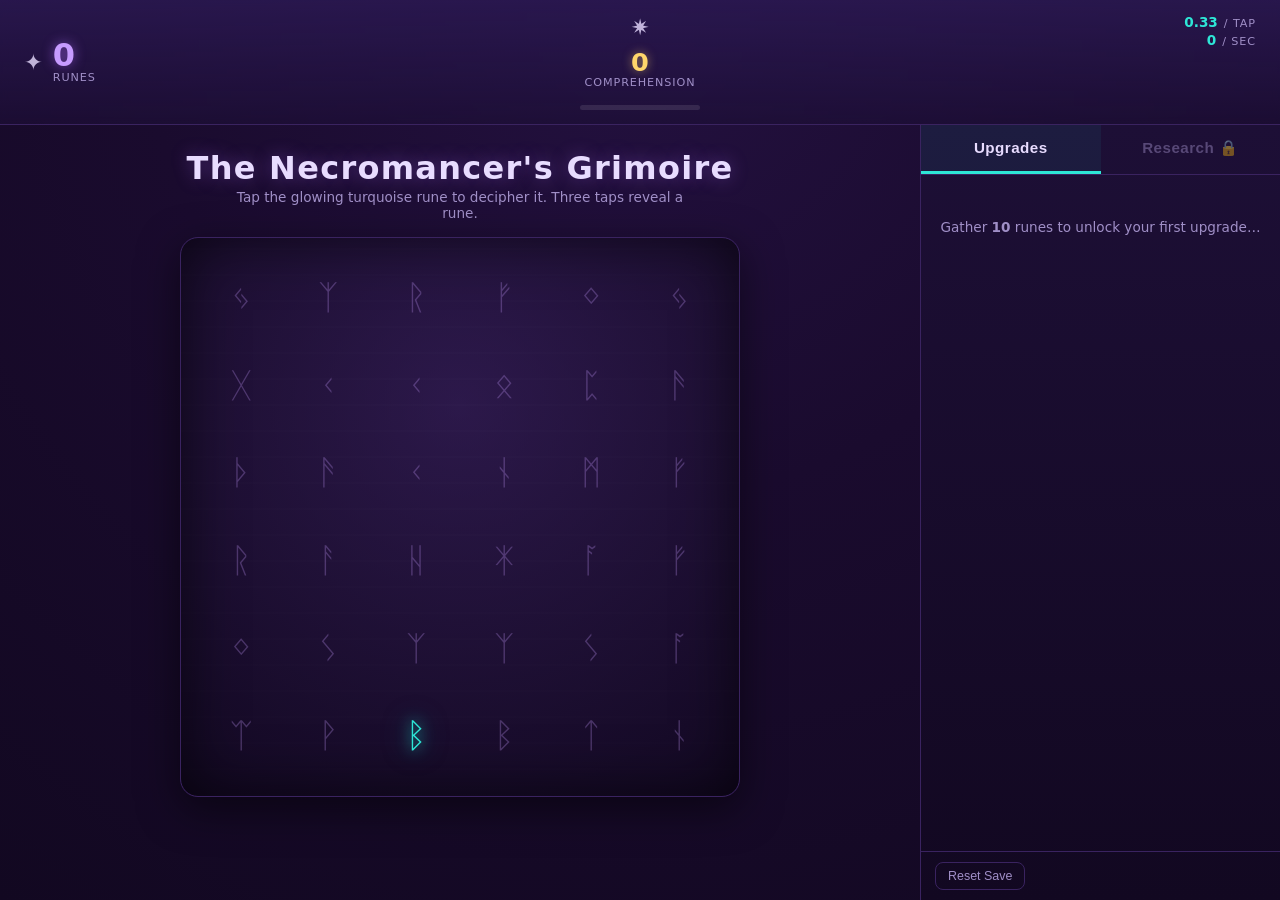
<file: index.html>
<!DOCTYPE html>
<html lang="en">
<head>
  <meta charset="UTF-8" />
  <!-- Prevent pinch/double-tap zoom on mobile & iPad -->
  <meta name="viewport"
        content="width=device-width, initial-scale=1.0, maximum-scale=1.0, minimum-scale=1.0, user-scalable=no, viewport-fit=cover" />
  <meta name="apple-mobile-web-app-capable" content="yes" />
  <meta name="mobile-web-app-capable" content="yes" />
  <meta name="theme-color" content="#1a0b2e" />
  <title>Nekro's Grimoire</title>
  <link rel="stylesheet" href="style.css" />
</head>
<body>
  <div id="welcome-back" class="welcome-back hidden"></div>

  <header class="topbar">
    <div class="stat stat-runes">
      <span class="stat-icon">✦</span>
      <span>
        <span id="rune-count" class="rune-count">0</span>
        <span class="stat-label">Runes</span>
      </span>
    </div>

    <div class="stat stat-comprehension" id="comprehension-stat">
      <span class="stat-icon">✷</span>
      <span>
        <span id="comprehension-count" class="comprehension-count">0</span>
        <span class="stat-label">Comprehension</span>
        <span id="comprehension-bonus" class="comprehension-bonus"></span>
      </span>
      <div class="comp-progress">
        <div id="comp-progress-bar" class="comp-progress-bar"></div>
      </div>
    </div>

    <div class="stat stat-rates">
      <span><span id="per-tap" class="rate-val">0.33</span><span class="stat-label">/ tap</span></span>
      <span><span id="per-sec" class="rate-val">0</span><span class="stat-label">/ sec</span></span>
      <span id="crit-stat" class="crit-stat hidden"></span>
    </div>
  </header>

  <main class="stage">
    <h1 class="grimoire-title">The Necromancer's Grimoire</h1>
    <p class="grimoire-hint" id="grimoire-hint">Tap the glowing turquoise rune to decipher it. Three taps reveal a rune.</p>
    <div id="rune-grid" class="rune-grid" aria-label="Grimoire page"></div>
    <div id="float-layer" class="float-layer"></div>
  </main>

  <aside class="panel">
    <div class="tabs">
      <button class="tab active" data-tab="upgrades">Upgrades</button>
      <button class="tab" data-tab="research" id="research-tab" disabled>Research 🔒</button>
    </div>

    <div class="tab-content" id="tab-upgrades">
      <div id="upgrades-list" class="list"></div>
      <p class="empty-hint" id="upgrades-empty">Gather <b>10</b> runes to unlock your first upgrade…</p>
    </div>

    <div class="tab-content hidden" id="tab-research">
      <p class="research-intro">Spend runes on permanent arcane research. Read each effect carefully — multipliers compound!</p>
      <div id="research-list" class="list"></div>
    </div>

    <div class="panel-footer">
      <button id="reset-btn" class="reset-btn">Reset Save</button>
      <span id="save-indicator" class="save-indicator"></span>
    </div>
  </aside>

  <script src="game.js"></script>
</body>
</html>
</file>
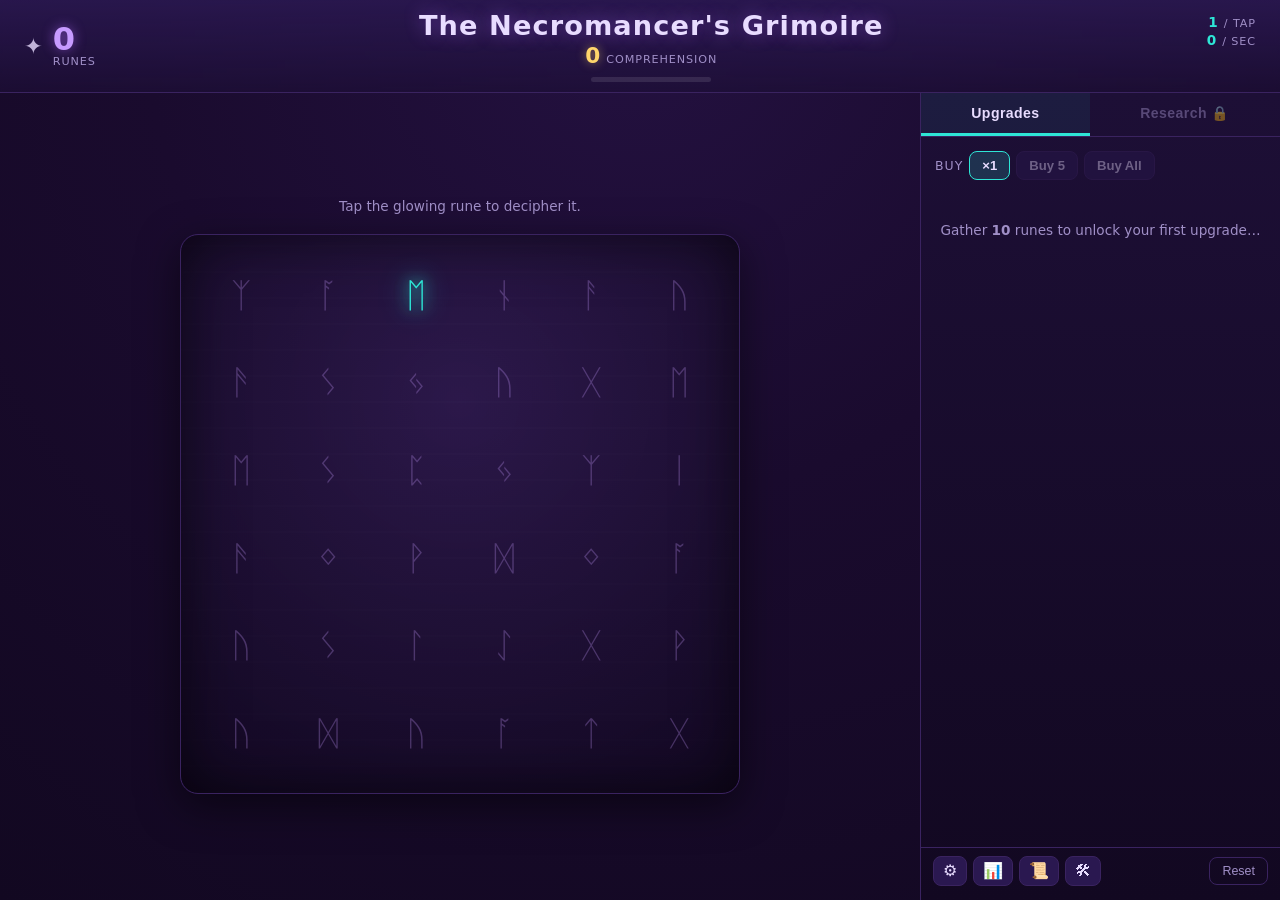
<file: docs/index.html>
<!DOCTYPE html>
<html lang="en">
<head>
  <meta charset="UTF-8" />
  <!-- Prevent pinch/double-tap zoom on mobile & iPad -->
  <meta name="viewport"
        content="width=device-width, initial-scale=1.0, maximum-scale=1.0, minimum-scale=1.0, user-scalable=no, viewport-fit=cover" />
  <meta name="apple-mobile-web-app-capable" content="yes" />
  <meta name="mobile-web-app-capable" content="yes" />
  <meta name="theme-color" content="#1a0b2e" />
  <title>Nekro's Grimoire</title>
  <link rel="stylesheet" href="style.css" />
</head>
<body>
  <div id="welcome-back" class="welcome-back hidden"></div>

  <header class="topbar">
    <div class="stat stat-runes">
      <span class="stat-icon">✦</span>
      <span>
        <span id="rune-count" class="rune-count">0</span>
        <span class="stat-label">Runes</span>
      </span>
    </div>

    <div class="stat stat-gold hidden" id="topbar-gold">
      <span class="stat-icon">⟡</span>
      <span>
        <span id="topbar-gold-count" class="gold-count">0</span>
        <span class="stat-label">Gold</span>
      </span>
    </div>

    <div class="header-center">
      <h1 class="game-title">The Necromancer's Grimoire</h1>
      <div class="stat stat-comprehension" id="comprehension-stat">
        <div class="comp-line">
          <span id="comprehension-count" class="comprehension-count">0</span>
          <span class="stat-label">Comprehension</span>
        </div>
        <span id="comprehension-bonus" class="comprehension-bonus"></span>
        <div class="comp-progress">
          <div id="comp-progress-bar" class="comp-progress-bar"></div>
        </div>
      </div>
    </div>

    <div class="stat stat-rates">
      <span><span id="per-tap" class="rate-val">1</span><span class="stat-label">/ tap</span></span>
      <span><span id="per-sec" class="rate-val">0</span><span class="stat-label">/ sec</span></span>
      <span id="crit-stat" class="crit-stat hidden"></span>
    </div>
  </header>

  <main class="stage">
    <p class="grimoire-hint" id="grimoire-hint">Tap the glowing rune to decipher it.</p>
    <div id="rune-grid" class="rune-grid" aria-label="Grimoire page"></div>
    <div id="float-layer" class="float-layer"></div>
  </main>

  <aside class="panel">
    <div class="tabs">
      <button class="tab active" data-tab="upgrades">Upgrades</button>
      <button class="tab" data-tab="research" id="research-tab" disabled>Research 🔒</button>
      <button class="tab hidden" data-tab="herbalism">Herbalism</button>
      <button class="tab hidden" data-tab="mining">Mining</button>
      <button class="tab hidden" data-tab="combat">Combat</button>
    </div>

    <div class="tab-content" id="tab-upgrades">
      <div class="buy-modes" id="buy-modes">
        <span class="buy-modes-label">Buy</span>
        <button class="buymode-btn active" data-buy="1">×1</button>
        <button class="buymode-btn" data-buy="5" id="buy5">Buy 5</button>
        <button class="buymode-btn" data-buy="all" id="buyall">Buy All</button>
      </div>
      <div id="upgrades-list" class="list"></div>
      <p class="empty-hint" id="upgrades-empty">Gather <b>10</b> runes to unlock your first upgrade…</p>
    </div>

    <div class="tab-content hidden" id="tab-research">
      <p class="research-intro">Spend runes on permanent arcane research. Read each effect carefully — multipliers compound!</p>
      <div class="research-toolbar">
        <label class="research-filter"><input type="checkbox" id="hide-purchased" /> Hide purchased</label>
        <button id="research-all" class="ghost-btn small" disabled title="Buy every research you can afford">Research All</button>
      </div>
      <div id="research-list" class="list"></div>
    </div>

    <div class="tab-content hidden" id="tab-herbalism">
      <div class="prof">
        <div class="prof-target" id="herb-target">🌿</div>
        <div class="prof-count"><span id="herb-count">0</span> herbs</div>
        <div class="prof-progress"><div id="herb-bar" class="prof-bar"></div></div>
        <div class="prof-stats"><span>🌿 <b id="herb-pertap">0</b>/gather</span><span>⛏ <b id="herb-auto">0</b> taps/sec</span><span id="herb-bonus" class="prof-bonus"></span></div>
      </div>
      <div class="research-toolbar">
        <span class="research-intro" style="margin:0">Spend herbs on the craft.</span>
        <button id="herb-buy-all" class="ghost-btn small">Buy All</button>
      </div>
      <div id="herb-up-list" class="list"></div>
    </div>

    <div class="tab-content hidden" id="tab-mining">
      <div class="prof">
        <div class="prof-target" id="ore-target">🟤</div>
        <div id="ore-name" class="ore-name">Copper Ore</div>
        <div class="prof-count"><span id="ore-count">0</span> ore</div>
        <div class="prof-progress"><div id="ore-bar" class="prof-bar"></div></div>
        <div class="prof-stats"><span>🪨 <b id="ore-pertap">0</b>/gather</span><span>⛏ <b id="ore-auto">0</b> taps/sec</span><span id="ore-bonus" class="prof-bonus"></span></div>
      </div>
      <div class="research-toolbar">
        <span class="research-intro" style="margin:0">Spend ore on the craft.</span>
        <button id="ore-buy-all" class="ghost-btn small">Buy All</button>
      </div>
      <div id="ore-up-list" class="list"></div>
    </div>

    <div class="tab-content hidden" id="tab-combat">
      <div class="subtabs">
        <button class="subtab active" data-sub="battle">Battle</button>
        <button class="subtab" data-sub="forge">Forge</button>
        <button class="subtab" data-sub="tactics">Tactics</button>
        <button class="subtab" data-sub="retreat">Ascend</button>
      </div>

      <div class="subcontent" id="sub-battle">
        <div class="combat">
          <div class="monster" id="monster-target">
            <div id="boss-timer" class="boss-timer hidden"></div>
            <div class="monster-emoji" id="monster-emoji">👹</div>
            <div class="monster-name" id="monster-name">Lv 1 Fiend</div>
            <div class="hp-bar"><div id="monster-hp-bar"></div></div>
            <div class="hp-text"><span id="monster-hp">0</span> / <span id="monster-hp-max">0</span> HP</div>
            <div id="combat-float" class="float-layer"></div>
          </div>

          <div id="player-hp-wrap" class="player-hp-wrap hidden">
            <div class="hp-label">🛡 You <span id="player-dodge" class="muted"></span></div>
            <div class="hp-bar player"><div id="player-hp-bar"></div></div>
            <div class="hp-text"><span id="player-hp">0</span> / <span id="player-hp-max">0</span> HP</div>
          </div>

          <div id="magic-wrap" class="magic-wrap hidden">
            <div class="fireball" id="fireball-target">🔥</div>
            <div class="magic-info">
              <div>Magic Lv <b id="magic-level">0</b> · <b id="magic-dmg">0</b> dmg</div>
              <div class="magic-progress"><div id="magic-bar" class="magic-bar"></div></div>
              <div class="muted">Tap the fireball to cast it and learn spells.</div>
            </div>
          </div>
          <div id="spell-list" class="spell-list"></div>

          <div class="combat-stats">
            <span>⚔ <b id="combat-tapdmg">1</b> / hit</span>
            <span>🌀 <b id="combat-dps">0</b> / sec</span>
            <span id="combat-crit" class="crit-stat hidden"></span>
          </div>
          <div class="combat-stats">
            <span>⟡ <b id="combat-gold">0</b> gold</span>
            <span>🜂 <b id="combat-sr">0</b> Survival Runes</span>
          </div>
          <div class="combat-stats">
            <span class="kill-reward">Kill reward: <b id="kill-reward">+0</b></span>
          </div>
          <p id="combat-hint" class="combat-hint hidden"></p>
          <label class="research-filter" style="justify-content:center"><input type="checkbox" id="auto-boss-toggle" /> Auto-attack bosses (don't wait for a tap)</label>
          <p class="muted">Tap the monster to strike it. Auto-attack chips away on its own. Clear 10 bosses (100 levels) to earn a star — then the monster fights back!</p>
        </div>
      </div>

      <div class="subcontent hidden" id="sub-forge">
        <div class="research-toolbar">
          <span class="research-intro" style="margin:0">Forge with gold. (Gold: <b id="forge-gold">0</b>)</span>
          <button id="forge-buy-all" class="ghost-btn small">Buy All</button>
        </div>
        <div id="forge-list" class="list"></div>
      </div>

      <div class="subcontent hidden" id="sub-tactics">
        <div class="research-toolbar">
          <span class="research-intro" style="margin:0">Combat research. (Gold: <b id="tactics-gold">0</b>)</span>
          <button id="tactics-buy-all" class="ghost-btn small">Buy All</button>
        </div>
        <div id="tactics-list" class="list"></div>
      </div>

      <div class="subcontent hidden" id="sub-retreat">
        <div class="void-summary">
          <div class="vr-balance-line">Survival Runes: <b id="combat-sr2">0</b></div>
          <div id="retreat-info" class="muted"></div>
          <button class="rebirth-do" id="do-retreat">Retreat</button>
        </div>
        <h3>Combat Talents</h3>
        <div id="combat-talent-list" class="list"></div>
      </div>
    </div>

    <div class="panel-footer">
      <button class="footer-btn" data-modal="settings" title="Settings" aria-label="Settings">⚙</button>
      <button class="footer-btn" data-modal="stats" title="Stats" aria-label="Stats">📊</button>
      <button class="footer-btn" data-modal="patch" title="Patch Notes" aria-label="Patch Notes">📜</button>
      <button class="footer-btn" data-modal="dev" title="Developer" aria-label="Developer">🛠</button>
      <button class="footer-btn hidden" id="rebirth-btn" title="Rebirth" aria-label="Rebirth">🌀</button>
      <button id="reset-btn" class="reset-btn">Reset</button>
      <span id="save-indicator" class="save-indicator"></span>
    </div>
  </aside>

  <!-- ===== Modals ===== -->
  <div id="modal-overlay" class="modal-overlay hidden">

    <!-- Settings -->
    <div class="modal hidden" id="modal-settings">
      <div class="modal-head">
        <h2>Settings</h2>
        <button class="modal-close" data-close aria-label="Close">✕</button>
      </div>
      <div class="modal-body">
        <div class="setting-row">
          <label for="set-rune-color">Rune color</label>
          <input type="color" id="set-rune-color" value="#2ee6d6" />
        </div>
        <div class="setting-row">
          <label for="set-tap-color">Tap number color <span class="muted">(the “+xx” pop)</span></label>
          <input type="color" id="set-tap-color" value="#2ee6d6" />
        </div>
        <div class="setting-row">
          <label for="set-mute-all">Mute all sound</label>
          <input type="checkbox" id="set-mute-all" />
        </div>
        <div class="setting-row">
          <label for="set-mute-sfx">Mute sound effects <span class="muted">(tapping, buying)</span></label>
          <input type="checkbox" id="set-mute-sfx" />
        </div>
        <div class="setting-row">
          <label for="set-mute-music">Mute music</label>
          <input type="checkbox" id="set-mute-music" />
        </div>
        <button class="ghost-btn" id="reset-colors-btn">Reset colors to default</button>
      </div>
    </div>

    <!-- Stats -->
    <div class="modal hidden" id="modal-stats">
      <div class="modal-head">
        <h2>Stats</h2>
        <button class="modal-close" data-close aria-label="Close">✕</button>
      </div>
      <div class="modal-body" id="stats-body"></div>
    </div>

    <!-- Patch Notes -->
    <div class="modal hidden" id="modal-patch">
      <div class="modal-head">
        <h2>Patch Notes</h2>
        <button class="modal-close" data-close aria-label="Close">✕</button>
      </div>
      <div class="modal-body" id="patch-body"></div>
    </div>

    <!-- Dev Control Panel -->
    <div class="modal hidden" id="modal-dev">
      <div class="modal-head">
        <h2>Dev Control Panel</h2>
        <button class="modal-close" data-close aria-label="Close">✕</button>
      </div>
      <div class="modal-body">
        <div id="dev-lock">
          <p class="dev-prompt">Enter access code</p>
          <div class="keypad-display" id="keypad-display"></div>
          <div class="keypad" id="keypad"></div>
          <p class="keypad-msg" id="keypad-msg"></p>
        </div>

        <div id="dev-controls" class="hidden">
          <div class="dev-group">
            <h3>Tap multiplier</h3>
            <div class="dev-btns" id="dev-tapmult"></div>
            <div class="dev-custom">
              <input type="number" id="dev-tapmult-custom" placeholder="set exact xN" />
              <button class="ghost-btn" id="dev-tapmult-set">Set</button>
            </div>
            <p class="muted" id="dev-tapmult-cur"></p>
          </div>

          <div class="dev-group">
            <h3>Bonus Runes / second</h3>
            <div class="dev-btns" id="dev-rps"></div>
            <div class="dev-custom">
              <input type="number" id="dev-rps-custom" placeholder="set exact /sec" />
              <button class="ghost-btn" id="dev-rps-set">Set</button>
            </div>
            <p class="muted" id="dev-rps-cur"></p>
          </div>

          <div class="dev-group">
            <h3>Add Runes</h3>
            <div class="dev-btns" id="dev-runes"></div>
            <div class="dev-custom">
              <input type="number" id="dev-runes-custom" placeholder="custom amount" />
              <button class="ghost-btn" id="dev-runes-add">Add</button>
            </div>
          </div>

          <div class="dev-group">
            <h3>Add Comprehension</h3>
            <div class="dev-btns" id="dev-comp"></div>
            <div class="dev-custom">
              <input type="number" id="dev-comp-custom" placeholder="custom amount" />
              <button class="ghost-btn" id="dev-comp-add">Add</button>
            </div>
          </div>

          <div class="dev-group">
            <h3>Add Void Runes</h3>
            <div class="dev-btns" id="dev-vr"></div>
            <div class="dev-custom">
              <input type="number" id="dev-vr-custom" placeholder="custom amount" />
              <button class="ghost-btn" id="dev-vr-add">Add</button>
            </div>
          </div>

          <div class="dev-group">
            <h3>Add Herbs</h3>
            <div class="dev-btns" id="dev-herb"></div>
            <div class="dev-custom">
              <input type="number" id="dev-herb-custom" placeholder="custom amount" />
              <button class="ghost-btn" id="dev-herb-add">Add</button>
            </div>
          </div>

          <div class="dev-group">
            <h3>Add Ore</h3>
            <div class="dev-btns" id="dev-ore"></div>
            <div class="dev-custom">
              <input type="number" id="dev-ore-custom" placeholder="custom amount" />
              <button class="ghost-btn" id="dev-ore-add">Add</button>
            </div>
          </div>

          <div class="dev-group">
            <h3>Add Gold (combat)</h3>
            <div class="dev-btns" id="dev-gold"></div>
            <div class="dev-custom">
              <input type="number" id="dev-gold-custom" placeholder="custom amount" />
              <button class="ghost-btn" id="dev-gold-add">Add</button>
            </div>
          </div>

          <div class="dev-group">
            <h3>Unlock professions</h3>
            <div class="dev-btns" id="dev-unlock"></div>
          </div>
        </div>
      </div>
    </div>

    <!-- The Void: Rebirth + Talent tree -->
    <div class="modal hidden" id="modal-rebirth">
      <div class="modal-head">
        <h2>The Void</h2>
        <button class="modal-close hidden" data-close id="rebirth-close" aria-label="Close">✕</button>
      </div>
      <div class="modal-body">
        <div class="void-summary">
          <div class="vr-balance-line">Void Runes: <b id="vr-balance">0</b></div>
          <div id="vr-held-bonus" class="good-text"></div>
          <div id="vr-gain-line" class="muted"></div>
          <button class="rebirth-do" id="do-rebirth">Rebirth</button>
        </div>
        <p class="muted" id="rebirth-warning"></p>
        <div class="talent-head">
          <h3>Talents</h3>
          <label class="research-filter"><input type="checkbox" id="hide-maxed-talents" /> Hide maxed</label>
        </div>
        <div id="talent-list" class="list"></div>
        <button class="ghost-btn" id="begin-anew">Begin Anew</button>
      </div>
    </div>

  </div>

  <script src="game.js"></script>
</body>
</html>
</file>
<file: style.css>
/* ===== Nekro's Grimoire ===== */

:root {
  --bg-0: #120821;
  --bg-1: #1a0b2e;
  --bg-2: #241141;
  --panel: #1d0f36;
  --panel-2: #2a1850;
  --ink: #e8dcff;
  --ink-dim: #a08fc7;
  --purple: #c79bff;        /* vibrant, light-enough-to-read purple for runes */
  --purple-glow: #b06bff;
  --turquoise: #2ee6d6;     /* the tappable rune colour */
  --turquoise-glow: #16c4b8;
  --gold: #ffd66b;
  --crit: #ff5e9a;
  --good: #7cf6a0;
  --border: #3a2360;
}

* { box-sizing: border-box; }

html, body {
  margin: 0;
  padding: 0;
  height: 100%;
  background: radial-gradient(circle at 50% 0%, var(--bg-2), var(--bg-1) 45%, var(--bg-0) 100%);
  color: var(--ink);
  font-family: "Segoe UI", "Trebuchet MS", system-ui, sans-serif;
  overflow-x: hidden;

  /* prevent text selection & callouts while tapping (mobile + desktop) */
  -webkit-user-select: none;
  -moz-user-select: none;
  -ms-user-select: none;
  user-select: none;
  -webkit-touch-callout: none;
  -webkit-tap-highlight-color: transparent;
  /* prevent double-tap-to-zoom and gesture zoom on touch devices */
  touch-action: manipulation;
  overscroll-behavior: none;
}

body {
  display: grid;
  grid-template-rows: auto 1fr;
  grid-template-columns: 1fr minmax(280px, 360px);
  grid-template-areas:
    "topbar topbar"
    "stage  panel";
  min-height: 100vh;
  min-height: 100dvh;
}

/* ===== Top bar ===== */
.topbar {
  grid-area: topbar;
  display: flex;
  align-items: stretch;
  justify-content: space-between;
  gap: 12px;
  padding: 10px 18px;
  background: linear-gradient(180deg, rgba(42,24,80,0.9), rgba(29,15,54,0.7));
  border-bottom: 1px solid var(--border);
  backdrop-filter: blur(4px);
  flex-wrap: wrap;
}

.stat {
  display: flex;
  align-items: center;
  gap: 10px;
  padding: 4px 6px;
}

.stat-icon { font-size: 1.4rem; opacity: 0.8; }

.stat-label {
  display: block;
  font-size: 0.7rem;
  letter-spacing: 0.08em;
  text-transform: uppercase;
  color: var(--ink-dim);
}

.rune-count {
  font-size: 2rem;
  font-weight: 800;
  color: var(--purple);
  text-shadow: 0 0 12px rgba(176,107,255,0.6);
  line-height: 1;
}

.stat-comprehension {
  flex-direction: column;
  align-items: center;
  text-align: center;
  position: relative;
}
.stat-comprehension > span:not(.stat-icon) { display: flex; flex-direction: column; align-items: center; }
.comprehension-count {
  font-size: 1.6rem;
  font-weight: 800;
  color: var(--gold);
  text-shadow: 0 0 10px rgba(255,214,107,0.5);
  line-height: 1;
}
.comprehension-bonus { font-size: 0.72rem; color: var(--good); }
.comp-progress {
  width: 120px; height: 5px; border-radius: 4px;
  background: rgba(255,255,255,0.1); margin-top: 6px; overflow: hidden;
}
.comp-progress-bar {
  height: 100%; width: 0%;
  background: linear-gradient(90deg, var(--gold), var(--turquoise));
  transition: width 0.2s ease;
}

.stat-rates {
  flex-direction: column;
  align-items: flex-end;
  gap: 2px;
  font-size: 0.85rem;
}
.stat-rates > span { display: flex; gap: 6px; align-items: baseline; }
.rate-val { font-weight: 700; color: var(--turquoise); }
.crit-stat { color: var(--crit); font-size: 0.78rem; }

/* ===== Stage / grimoire ===== */
.stage {
  grid-area: stage;
  display: flex;
  flex-direction: column;
  align-items: center;
  justify-content: flex-start;
  padding: 18px 18px 30px;
  position: relative;
  overflow: hidden;
}

.grimoire-title {
  font-size: clamp(1.2rem, 3vw, 2rem);
  margin: 6px 0 2px;
  font-weight: 700;
  letter-spacing: 0.04em;
  color: var(--ink);
  text-shadow: 0 0 18px rgba(176,107,255,0.35);
}
.grimoire-hint {
  margin: 0 0 16px;
  color: var(--ink-dim);
  font-size: 0.85rem;
  text-align: center;
  max-width: 480px;
}

.rune-grid {
  display: grid;
  grid-template-columns: repeat(6, 1fr);
  gap: clamp(4px, 1.5vw, 12px);
  width: min(560px, 92%);
  aspect-ratio: 1 / 1;
  padding: clamp(10px, 3vw, 22px);
  border-radius: 18px;
  background:
    radial-gradient(circle at 50% 30%, rgba(58,35,96,0.55), rgba(18,8,33,0.85)),
    repeating-linear-gradient(0deg, rgba(255,255,255,0.02) 0 2px, transparent 2px 26px);
  border: 1px solid var(--border);
  box-shadow: inset 0 0 60px rgba(0,0,0,0.6), 0 12px 40px rgba(0,0,0,0.5);
}

.rune-cell {
  display: flex;
  align-items: center;
  justify-content: center;
  font-size: clamp(1.1rem, 4.5vw, 2.1rem);
  color: var(--purple);
  opacity: 0.28;
  border-radius: 10px;
  cursor: default;
  transition: transform 0.06s ease, opacity 0.2s ease, color 0.2s ease;
  user-select: none;
  -webkit-user-select: none;
}

.rune-cell.active {
  color: var(--turquoise);
  opacity: 1;
  cursor: pointer;
  text-shadow: 0 0 14px var(--turquoise-glow), 0 0 28px rgba(46,230,214,0.5);
  animation: pulse 1.1s ease-in-out infinite;
}
.rune-cell.active:active { transform: scale(0.82); }

@keyframes pulse {
  0%, 100% { transform: scale(1); }
  50% { transform: scale(1.12); }
}

/* floating "+N" numbers */
.float-layer { position: absolute; inset: 0; pointer-events: none; overflow: hidden; }
.float-num {
  position: absolute;
  font-weight: 800;
  font-size: 1.1rem;
  color: var(--turquoise);
  text-shadow: 0 0 8px rgba(0,0,0,0.7);
  animation: floatUp 0.9s ease-out forwards;
  white-space: nowrap;
}
.float-num.crit { color: var(--crit); font-size: 1.6rem; }
@keyframes floatUp {
  0%   { transform: translate(-50%, 0) scale(0.8); opacity: 0; }
  20%  { opacity: 1; }
  100% { transform: translate(-50%, -70px) scale(1.1); opacity: 0; }
}

/* ===== Side panel ===== */
.panel {
  grid-area: panel;
  display: flex;
  flex-direction: column;
  background: linear-gradient(180deg, var(--panel), var(--bg-0));
  border-left: 1px solid var(--border);
  min-height: 0;
}

.tabs { display: flex; border-bottom: 1px solid var(--border); }
.tab {
  flex: 1;
  padding: 14px 8px;
  background: transparent;
  color: var(--ink-dim);
  border: none;
  font-size: 0.95rem;
  font-weight: 700;
  letter-spacing: 0.03em;
  cursor: pointer;
  border-bottom: 3px solid transparent;
}
.tab.active { color: var(--ink); border-bottom-color: var(--turquoise); background: rgba(46,230,214,0.06); }
.tab:disabled { opacity: 0.45; cursor: not-allowed; }

.tab-content { flex: 1; overflow-y: auto; padding: 14px; min-height: 0; }
.research-intro { color: var(--ink-dim); font-size: 0.8rem; margin: 0 0 12px; }
.empty-hint { color: var(--ink-dim); font-size: 0.85rem; text-align: center; margin-top: 30px; }

.list { display: flex; flex-direction: column; gap: 10px; }

/* upgrade / research cards */
.card {
  text-align: left;
  width: 100%;
  background: var(--panel-2);
  border: 1px solid var(--border);
  border-radius: 12px;
  padding: 12px 14px;
  color: var(--ink);
  cursor: pointer;
  transition: transform 0.06s ease, border-color 0.2s ease, box-shadow 0.2s ease;
}
.card:not(:disabled):hover { border-color: var(--turquoise); box-shadow: 0 0 14px rgba(46,230,214,0.2); }
.card:not(:disabled):active { transform: scale(0.98); }
.card:disabled { cursor: not-allowed; }
.card.affordable { border-color: var(--good); box-shadow: 0 0 10px rgba(124,246,160,0.18); }
.card.locked { opacity: 0.5; }
.card.maxed { opacity: 0.7; border-color: var(--gold); }

.card-head { display: flex; justify-content: space-between; align-items: baseline; gap: 8px; }
.card-name { font-weight: 800; font-size: 1rem; }
.card-level { font-size: 0.78rem; color: var(--turquoise); font-weight: 700; }
.card-desc { font-size: 0.8rem; color: var(--ink-dim); margin: 5px 0 8px; line-height: 1.35; }
.card-cost { font-size: 0.85rem; font-weight: 700; }
.card-cost.ok { color: var(--good); }
.card-cost.no { color: #ff8a8a; }
.card-cost.lock { color: var(--ink-dim); }
.tag {
  display: inline-block;
  font-size: 0.66rem;
  padding: 1px 6px;
  border-radius: 6px;
  margin-left: 6px;
  background: rgba(255,255,255,0.08);
  color: var(--ink-dim);
  vertical-align: middle;
}
.tag.add { background: rgba(124,246,160,0.15); color: var(--good); }
.tag.mult { background: rgba(46,230,214,0.15); color: var(--turquoise); }
.tag.crit { background: rgba(255,94,154,0.15); color: var(--crit); }
.tag.repeat { background: rgba(255,214,107,0.15); color: var(--gold); }

.panel-footer {
  display: flex; align-items: center; justify-content: space-between;
  padding: 10px 14px; border-top: 1px solid var(--border); gap: 8px;
}
.reset-btn {
  background: transparent; border: 1px solid var(--border); color: var(--ink-dim);
  border-radius: 8px; padding: 6px 12px; font-size: 0.78rem; cursor: pointer;
}
.reset-btn:hover { border-color: #ff8a8a; color: #ff8a8a; }
.save-indicator { font-size: 0.72rem; color: var(--ink-dim); }

.welcome-back {
  position: fixed; top: 14px; left: 50%; transform: translateX(-50%);
  background: var(--panel-2); border: 1px solid var(--turquoise);
  padding: 10px 18px; border-radius: 10px; z-index: 50;
  box-shadow: 0 8px 30px rgba(0,0,0,0.5); font-size: 0.9rem;
  animation: dropIn 0.4s ease;
}
@keyframes dropIn { from { transform: translate(-50%, -20px); opacity: 0; } to { transform: translate(-50%,0); opacity: 1; } }

.hidden { display: none !important; }

/* ===== Responsive: stack panel below stage on narrow screens ===== */
@media (max-width: 820px) {
  body {
    grid-template-columns: 1fr;
    grid-template-areas:
      "topbar"
      "stage"
      "panel";
    grid-template-rows: auto auto 1fr;
  }
  .panel { border-left: none; border-top: 1px solid var(--border); max-height: 50vh; }
  .topbar { justify-content: space-around; gap: 6px; }
  .rune-count { font-size: 1.5rem; }
  .comprehension-count { font-size: 1.2rem; }
  .grimoire-title { margin-top: 2px; }
}
</file>
<file: docs/style.css>
/* ===== Nekro's Grimoire ===== */

:root {
  --bg-0: #120821;
  --bg-1: #1a0b2e;
  --bg-2: #241141;
  --panel: #1d0f36;
  --panel-2: #2a1850;
  --ink: #e8dcff;
  --ink-dim: #a08fc7;
  --purple: #c79bff;        /* vibrant, light-enough-to-read purple for runes */
  --purple-glow: #b06bff;
  --turquoise: #2ee6d6;     /* the tappable rune colour */
  --turquoise-glow: #16c4b8;
  --gold: #ffd66b;
  --crit: #ff5e9a;
  --good: #7cf6a0;
  --border: #3a2360;

  /* player-customisable colours (Settings) */
  --rune-color: #2ee6d6;    /* colour of the glowing tappable rune */
  --tap-color: #2ee6d6;     /* colour of the "+xx" pop on tap */
}

* { box-sizing: border-box; }

html {
  height: 100%;
  overflow: hidden;            /* the document never scrolls */
}

html, body {
  margin: 0;
  padding: 0;
  height: 100%;
  background: radial-gradient(circle at 50% 0%, var(--bg-2), var(--bg-1) 45%, var(--bg-0) 100%);
  color: var(--ink);
  font-family: "Segoe UI", "Trebuchet MS", system-ui, sans-serif;
  overflow-x: hidden;

  /* prevent text selection & callouts while tapping (mobile + desktop) */
  -webkit-user-select: none;
  -moz-user-select: none;
  -ms-user-select: none;
  user-select: none;
  -webkit-touch-callout: none;
  -webkit-tap-highlight-color: transparent;
  /* prevent double-tap-to-zoom and gesture zoom on touch devices */
  touch-action: manipulation;
  overscroll-behavior: none;
}

body {
  /* pin the whole app to the viewport — no document scroll, no rubber-band */
  position: fixed;
  inset: 0;
  display: grid;
  grid-template-rows: auto 1fr;
  grid-template-columns: 1fr minmax(280px, 360px);
  grid-template-areas:
    "topbar topbar"
    "stage  panel";
  height: 100vh;
  height: 100dvh;
  overflow: hidden;            /* the page itself never scrolls */
}

/* ===== Top bar ===== */
.topbar {
  grid-area: topbar;
  display: flex;
  align-items: stretch;
  justify-content: space-between;
  gap: 12px;
  padding: 10px 18px;
  background: linear-gradient(180deg, rgba(42,24,80,0.9), rgba(29,15,54,0.7));
  border-bottom: 1px solid var(--border);
  backdrop-filter: blur(4px);
  flex-wrap: wrap;
}

.stat {
  display: flex;
  align-items: center;
  gap: 10px;
  padding: 4px 6px;
}

.stat-icon { font-size: 1.4rem; opacity: 0.8; }

.stat-label {
  display: block;
  font-size: 0.7rem;
  letter-spacing: 0.08em;
  text-transform: uppercase;
  color: var(--ink-dim);
}

.rune-count {
  font-size: 2rem;
  font-weight: 800;
  color: var(--purple);
  text-shadow: 0 0 12px rgba(176,107,255,0.6);
  line-height: 1;
}

/* centre column of the top bar: game title (header) above Comprehension */
.header-center {
  display: flex;
  flex-direction: column;
  align-items: center;
  justify-content: center;
  text-align: center;
  flex: 1 1 auto;
  min-width: 0;
}
.game-title {
  margin: 0 0 4px;
  font-size: clamp(1.05rem, 2.4vw, 1.7rem);
  font-weight: 800;
  letter-spacing: 0.04em;
  color: var(--ink);
  text-shadow: 0 0 18px rgba(176,107,255,0.45);
  white-space: nowrap;
}

.stat-comprehension {
  flex-direction: column;
  align-items: center;
  text-align: center;
  position: relative;
  padding: 0;
  gap: 2px;
}
.comp-line { display: flex; align-items: baseline; gap: 6px; }
.comprehension-count {
  font-size: 1.35rem;
  font-weight: 800;
  color: var(--gold);
  text-shadow: 0 0 10px rgba(255,214,107,0.5);
  line-height: 1;
}
.comprehension-bonus { font-size: 0.72rem; color: var(--good); }
.comp-progress {
  width: 120px; height: 5px; border-radius: 4px;
  background: rgba(255,255,255,0.1); margin-top: 6px; overflow: hidden;
}
.comp-progress-bar {
  height: 100%; width: 0%;
  background: linear-gradient(90deg, var(--gold), var(--turquoise));
  transition: width 0.2s ease;
}

.stat-rates {
  flex-direction: column;
  align-items: flex-end;
  gap: 2px;
  font-size: 0.85rem;
}
.stat-rates > span { display: flex; gap: 6px; align-items: baseline; }
.rate-val { font-weight: 700; color: var(--turquoise); }
.crit-stat { color: var(--crit); font-size: 0.78rem; }

/* ===== Stage / grimoire ===== */
.stage {
  grid-area: stage;
  display: flex;
  flex-direction: column;
  align-items: center;
  justify-content: center;     /* center the grimoire in the available space */
  gap: 4px;
  padding: 12px 16px;
  position: relative;
  overflow: hidden;
  min-height: 0;               /* allow the stage to shrink instead of overflowing */
}

.grimoire-title {
  font-size: clamp(1.2rem, 3vw, 2rem);
  margin: 6px 0 2px;
  font-weight: 700;
  letter-spacing: 0.04em;
  color: var(--ink);
  text-shadow: 0 0 18px rgba(176,107,255,0.35);
}
.grimoire-hint {
  margin: 0 0 16px;
  color: var(--ink-dim);
  font-size: 0.85rem;
  text-align: center;
  max-width: 480px;
}

.rune-grid {
  display: grid;
  grid-template-columns: repeat(6, 1fr);
  grid-template-rows: repeat(6, 1fr);
  gap: clamp(4px, 1.5vw, 12px);
  /* fallback square that always fits the smaller viewport side;
     JS (sizeGrid) refines this to fit the real available space */
  width: min(78vmin, 560px);
  height: min(78vmin, 560px);
  flex: 0 0 auto;
  padding: clamp(10px, 3vw, 22px);
  border-radius: 18px;
  background:
    radial-gradient(circle at 50% 30%, rgba(58,35,96,0.55), rgba(18,8,33,0.85)),
    repeating-linear-gradient(0deg, rgba(255,255,255,0.02) 0 2px, transparent 2px 26px);
  border: 1px solid var(--border);
  box-shadow: inset 0 0 60px rgba(0,0,0,0.6), 0 12px 40px rgba(0,0,0,0.5);
}

.rune-cell {
  display: flex;
  align-items: center;
  justify-content: center;
  font-size: clamp(1.1rem, 4.5vw, 2.1rem);
  color: var(--purple);
  opacity: 0.28;
  border-radius: 10px;
  cursor: default;
  transition: transform 0.06s ease, opacity 0.2s ease, color 0.2s ease;
  user-select: none;
  -webkit-user-select: none;
}

.rune-cell.active {
  color: var(--rune-color);
  opacity: 1;
  cursor: pointer;
  text-shadow: 0 0 14px var(--rune-color), 0 0 28px var(--rune-color);
  animation: pulse 1.1s ease-in-out infinite;
}
.rune-cell.active:active { transform: scale(0.82); }

@keyframes pulse {
  0%, 100% { transform: scale(1); }
  50% { transform: scale(1.12); }
}

/* floating "+N" numbers */
.float-layer { position: absolute; inset: 0; pointer-events: none; overflow: hidden; }
.float-num {
  position: absolute;
  font-weight: 800;
  font-size: 1.1rem;
  color: var(--tap-color);
  text-shadow: 0 0 8px rgba(0,0,0,0.7);
  animation: floatUp 0.9s ease-out forwards;
  white-space: nowrap;
}
.float-num.crit { color: var(--crit); font-size: 1.6rem; }
@keyframes floatUp {
  0%   { transform: translate(-50%, 0) scale(0.8); opacity: 0; }
  20%  { opacity: 1; }
  100% { transform: translate(-50%, -70px) scale(1.1); opacity: 0; }
}

/* ===== Side panel ===== */
.panel {
  grid-area: panel;
  display: flex;
  flex-direction: column;
  background: linear-gradient(180deg, var(--panel), var(--bg-0));
  border-left: 1px solid var(--border);
  min-height: 0;
}

.tabs { display: flex; border-bottom: 1px solid var(--border); }
.tab {
  flex: 1;
  padding: 14px 8px;
  background: transparent;
  color: var(--ink-dim);
  border: none;
  font-size: 0.95rem;
  font-weight: 700;
  letter-spacing: 0.03em;
  cursor: pointer;
  border-bottom: 3px solid transparent;
}
.tab.active { color: var(--ink); border-bottom-color: var(--turquoise); background: rgba(46,230,214,0.06); }
.tab:disabled { opacity: 0.45; cursor: not-allowed; }

.tab-content { flex: 1; overflow-y: auto; padding: 14px; min-height: 0; }
.research-intro { color: var(--ink-dim); font-size: 0.8rem; margin: 0 0 10px; }
.research-filter {
  display: flex; align-items: center; gap: 8px;
  font-size: 0.82rem; color: var(--ink-dim);
  margin: 0 0 12px; cursor: pointer; user-select: none;
}
.research-filter input { width: 16px; height: 16px; cursor: pointer; accent-color: var(--turquoise); }
.empty-hint { color: var(--ink-dim); font-size: 0.85rem; text-align: center; margin-top: 30px; }

.list { display: flex; flex-direction: column; gap: 10px; }

/* upgrade / research cards */
.card {
  text-align: left;
  width: 100%;
  background: var(--panel-2);
  border: 1px solid var(--border);
  border-radius: 12px;
  padding: 12px 14px;
  color: var(--ink);
  cursor: pointer;
  transition: transform 0.06s ease, border-color 0.2s ease, box-shadow 0.2s ease;
}
.card:not(:disabled):hover { border-color: var(--turquoise); box-shadow: 0 0 14px rgba(46,230,214,0.2); }
.card:not(:disabled):active { transform: scale(0.98); }
.card:disabled { cursor: not-allowed; }
.card.affordable { border-color: var(--good); box-shadow: 0 0 10px rgba(124,246,160,0.18); }
.card.locked { opacity: 0.5; }
.card.maxed { opacity: 0.7; border-color: var(--gold); }

.card-head { display: flex; justify-content: space-between; align-items: baseline; gap: 8px; }
.card-name { font-weight: 800; font-size: 1rem; }
.card-level { font-size: 0.78rem; color: var(--turquoise); font-weight: 700; }
.card-desc { font-size: 0.8rem; color: var(--ink-dim); margin: 5px 0 8px; line-height: 1.35; }
.card-cost { font-size: 0.85rem; font-weight: 700; }
.card-cost.ok { color: var(--good); }
.card-cost.no { color: #ff8a8a; }
.card-cost.lock { color: var(--ink-dim); }
.tag {
  display: inline-block;
  font-size: 0.66rem;
  padding: 1px 6px;
  border-radius: 6px;
  margin-left: 6px;
  background: rgba(255,255,255,0.08);
  color: var(--ink-dim);
  vertical-align: middle;
}
.tag.add { background: rgba(124,246,160,0.15); color: var(--good); }
.tag.mult { background: rgba(46,230,214,0.15); color: var(--turquoise); }
.tag.crit { background: rgba(255,94,154,0.15); color: var(--crit); }
.tag.repeat { background: rgba(255,214,107,0.15); color: var(--gold); }

.panel-footer {
  display: flex; align-items: center; flex-wrap: wrap;
  padding: 8px 12px; border-top: 1px solid var(--border); gap: 6px;
}
.footer-btn {
  background: var(--panel-2); border: 1px solid var(--border); color: var(--ink);
  border-radius: 8px; padding: 6px 9px; font-size: 1rem; cursor: pointer; line-height: 1;
}
.footer-btn:hover { border-color: var(--turquoise); }
.reset-btn {
  margin-left: auto;
  background: transparent; border: 1px solid var(--border); color: var(--ink-dim);
  border-radius: 8px; padding: 6px 12px; font-size: 0.78rem; cursor: pointer;
}
.reset-btn:hover { border-color: #ff8a8a; color: #ff8a8a; }
.save-indicator { font-size: 0.72rem; color: var(--ink-dim); flex-basis: 100%; text-align: right; }

.welcome-back {
  position: fixed; top: 14px; left: 50%; transform: translateX(-50%);
  background: var(--panel-2); border: 1px solid var(--turquoise);
  padding: 10px 18px; border-radius: 10px; z-index: 50;
  box-shadow: 0 8px 30px rgba(0,0,0,0.5); font-size: 0.9rem;
  animation: dropIn 0.4s ease;
}
@keyframes dropIn { from { transform: translate(-50%, -20px); opacity: 0; } to { transform: translate(-50%,0); opacity: 1; } }

.hidden { display: none !important; }

/* ===== Responsive: stack panel below stage on narrow screens ===== */
@media (max-width: 820px) {
  body {
    grid-template-columns: 1fr;
    grid-template-areas:
      "topbar"
      "stage"
      "panel";
    /* stage flexes & shrinks; panel takes a fixed slice and scrolls inside */
    grid-template-rows: auto minmax(0, 1fr) auto;
  }
  .panel {
    border-left: none;
    border-top: 1px solid var(--border);
    height: 44vh;
    height: 44dvh;
    min-height: 0;
  }
  .topbar { justify-content: space-between; gap: 6px; padding: 8px 12px; }
  .rune-count { font-size: 1.4rem; }
  .comprehension-count { font-size: 1.1rem; }
  .game-title { font-size: clamp(0.85rem, 3.6vw, 1.2rem); white-space: normal; }
  .comp-progress { width: 90px; }
  .grimoire-hint { font-size: 0.78rem; margin-bottom: 8px; }
}

/* ===== Modals (Settings / Stats / Patch / Dev) ===== */
.modal-overlay {
  position: fixed; inset: 0; z-index: 100;
  display: flex; align-items: center; justify-content: center;
  background: rgba(8,4,16,0.72); backdrop-filter: blur(3px);
  padding: 16px;
}
.modal {
  width: min(440px, 100%);
  max-height: 86vh; max-height: 86dvh;
  display: flex; flex-direction: column;
  background: linear-gradient(180deg, var(--panel-2), var(--panel));
  border: 1px solid var(--border);
  border-radius: 16px;
  box-shadow: 0 20px 60px rgba(0,0,0,0.6);
  overflow: hidden;
}
.modal-head {
  display: flex; align-items: center; justify-content: space-between;
  padding: 14px 18px; border-bottom: 1px solid var(--border);
}
.modal-head h2 { margin: 0; font-size: 1.2rem; }
.modal-close {
  background: transparent; border: none; color: var(--ink-dim);
  font-size: 1.1rem; cursor: pointer; padding: 4px 8px; border-radius: 8px;
}
.modal-close:hover { color: var(--ink); background: rgba(255,255,255,0.08); }
.modal-body { padding: 16px 18px; overflow-y: auto; min-height: 0; }
.muted { color: var(--ink-dim); font-size: 0.78rem; }

.setting-row {
  display: flex; align-items: center; justify-content: space-between;
  gap: 12px; padding: 12px 0; border-bottom: 1px solid rgba(255,255,255,0.06);
}
.setting-row label { font-size: 0.92rem; }
.setting-row input[type="color"] {
  width: 46px; height: 32px; border: 1px solid var(--border);
  border-radius: 8px; background: none; cursor: pointer; padding: 2px;
}
.setting-row input[type="checkbox"] { width: 20px; height: 20px; cursor: pointer; accent-color: var(--turquoise); }
.ghost-btn {
  margin-top: 14px; width: 100%;
  background: transparent; border: 1px solid var(--border); color: var(--ink-dim);
  border-radius: 10px; padding: 9px; font-size: 0.85rem; cursor: pointer;
}
.ghost-btn:hover { border-color: var(--turquoise); color: var(--ink); }

/* Stats */
.stat-line {
  display: flex; align-items: baseline; justify-content: space-between;
  gap: 12px; padding: 10px 0; border-bottom: 1px solid rgba(255,255,255,0.06);
}
.stat-line .k { color: var(--ink-dim); font-size: 0.88rem; }
.stat-line .v { font-weight: 800; color: var(--ink); font-size: 1rem; }

/* Patch notes */
.patch-entry { padding: 10px 0; border-bottom: 1px solid rgba(255,255,255,0.06); }
.patch-entry h3 { margin: 0 0 4px; font-size: 1rem; }
.patch-entry .when { color: var(--ink-dim); font-size: 0.74rem; font-weight: 400; margin-left: 8px; }
.patch-entry ul { margin: 6px 0 0; padding-left: 18px; }
.patch-entry li { font-size: 0.85rem; margin: 3px 0; color: var(--ink); }

/* Dev keypad */
.dev-prompt { text-align: center; color: var(--ink-dim); margin: 0 0 10px; }
.keypad-display {
  height: 42px; border: 1px solid var(--border); border-radius: 10px;
  display: flex; align-items: center; justify-content: center;
  font-size: 1.6rem; letter-spacing: 0.4em; color: var(--turquoise);
  background: rgba(0,0,0,0.3); margin-bottom: 12px;
}
.keypad { display: grid; grid-template-columns: repeat(3, 1fr); gap: 8px; }
.keypad button {
  padding: 14px 0; font-size: 1.1rem; font-weight: 700;
  background: var(--panel-2); border: 1px solid var(--border); color: var(--ink);
  border-radius: 10px; cursor: pointer;
}
.keypad button:hover { border-color: var(--turquoise); }
.keypad button.wide { grid-column: span 1; }
.keypad-msg { text-align: center; min-height: 1.2em; margin: 10px 0 0; font-size: 0.85rem; }
.keypad-msg.bad { color: #ff8a8a; }
.keypad-msg.good { color: var(--good); }

.dev-group { padding: 12px 0; border-bottom: 1px solid rgba(255,255,255,0.06); }
.dev-group h3 { margin: 0 0 8px; font-size: 0.95rem; color: var(--turquoise); }
.dev-btns { display: flex; flex-wrap: wrap; gap: 6px; }
.dev-btns button {
  background: var(--panel-2); border: 1px solid var(--border); color: var(--ink);
  border-radius: 8px; padding: 7px 11px; font-size: 0.85rem; font-weight: 700; cursor: pointer;
}
.dev-btns button:hover { border-color: var(--turquoise); }
.dev-btns button.on { border-color: var(--turquoise); background: rgba(46,230,214,0.15); }
.dev-custom { display: flex; gap: 6px; margin-top: 8px; }
.dev-custom input {
  flex: 1; min-width: 0; background: rgba(0,0,0,0.3); border: 1px solid var(--border);
  color: var(--ink); border-radius: 8px; padding: 7px 10px; font-size: 0.85rem;
}
.dev-custom .ghost-btn { margin-top: 0; width: auto; padding: 7px 14px; }

/* ===== Tabs: allow many tabs to scroll horizontally instead of wrapping ===== */
.tabs { overflow-x: auto; -webkit-overflow-scrolling: touch; scrollbar-width: none; }
.tabs::-webkit-scrollbar { display: none; }
.tab { flex: 1 0 auto; white-space: nowrap; padding: 12px 12px; font-size: 0.88rem; }

/* ===== Buy modes ===== */
.buy-modes { display: flex; align-items: center; gap: 6px; margin-bottom: 12px; flex-wrap: wrap; }
.buy-modes-label { font-size: 0.78rem; color: var(--ink-dim); text-transform: uppercase; letter-spacing: 0.08em; }
.buymode-btn {
  background: var(--panel-2); border: 1px solid var(--border); color: var(--ink);
  border-radius: 8px; padding: 6px 12px; font-size: 0.82rem; font-weight: 700; cursor: pointer;
}
.buymode-btn:hover:not(:disabled) { border-color: var(--turquoise); }
.buymode-btn.active { border-color: var(--turquoise); background: rgba(46,230,214,0.16); color: var(--ink); }
.buymode-btn:disabled { opacity: 0.4; cursor: not-allowed; }

/* ===== Professions (Herbalism / Mining) ===== */
.prof { display: flex; flex-direction: column; align-items: center; gap: 12px; padding: 10px 0; text-align: center; }
.prof-target {
  font-size: clamp(4rem, 22vw, 7rem);
  line-height: 1; cursor: pointer; user-select: none; -webkit-user-select: none;
  filter: drop-shadow(0 6px 16px rgba(0,0,0,0.5));
  transition: transform 0.06s ease;
}
.prof-target:active { transform: scale(0.85); }
.prof-count { font-size: 1.3rem; font-weight: 800; color: var(--good); }
.prof-progress { width: min(260px, 80%); height: 8px; border-radius: 6px; background: rgba(255,255,255,0.1); overflow: hidden; }
.prof-bar { height: 100%; width: 0%; background: linear-gradient(90deg, var(--good), var(--turquoise)); transition: width 0.08s linear; }
.prof .muted { max-width: 320px; }

/* ===== Combat ===== */
.combat { display: flex; flex-direction: column; align-items: center; gap: 12px; padding: 6px 0; text-align: center; }
.monster {
  display: flex; flex-direction: column; align-items: center; gap: 6px;
  cursor: pointer; user-select: none; -webkit-user-select: none; width: 100%;
}
.monster-emoji { font-size: clamp(3.4rem, 18vw, 6rem); line-height: 1; transition: transform 0.06s ease; filter: drop-shadow(0 6px 16px rgba(0,0,0,0.5)); }
.monster:active .monster-emoji { transform: scale(0.86) rotate(-4deg); }
.monster-name { font-weight: 700; color: var(--ink); }
.hp-bar { width: min(280px, 86%); height: 12px; border-radius: 8px; background: rgba(255,255,255,0.1); overflow: hidden; border: 1px solid var(--border); }
#monster-hp-bar { height: 100%; width: 100%; background: linear-gradient(90deg, #ff5e5e, #ff9a5e); transition: width 0.1s linear; }
.hp-text { font-size: 0.82rem; color: var(--ink-dim); }
.combat-stats { display: flex; gap: 18px; flex-wrap: wrap; justify-content: center; font-size: 0.9rem; }
.combat .card { width: 100%; }

/* ===== The Void / Rebirth ===== */
.void-summary {
  display: flex; flex-direction: column; gap: 8px; align-items: stretch;
  padding: 12px; border: 1px solid var(--border); border-radius: 12px;
  background: rgba(46,230,214,0.05); margin-bottom: 12px;
}
.vr-balance-line { font-size: 1.1rem; }
.vr-balance-line b, #vr-gain-line b { color: var(--turquoise); }
.rebirth-do {
  background: linear-gradient(180deg, #5b2a9e, #3a1670); color: #fff; border: 1px solid var(--turquoise);
  border-radius: 10px; padding: 12px; font-size: 1rem; font-weight: 800; cursor: pointer;
}
.rebirth-do:hover { box-shadow: 0 0 16px rgba(46,230,214,0.4); }
.footer-btn#rebirth-btn { border-color: var(--turquoise); }
.card.talent .card-cost.ok { color: var(--turquoise); }
.card.talent { border-color: #4a2f80; }
.card.talent.affordable { border-color: var(--turquoise); box-shadow: 0 0 10px rgba(46,230,214,0.18); }

/* ===== Combat sub-tabs ===== */
.subtabs { display: flex; gap: 4px; margin-bottom: 12px; background: rgba(0,0,0,0.25); border-radius: 10px; padding: 3px; }
.subtab {
  flex: 1; padding: 7px 4px; background: transparent; border: none; color: var(--ink-dim);
  font-size: 0.8rem; font-weight: 700; border-radius: 8px; cursor: pointer;
}
.subtab.active { background: var(--panel-2); color: var(--ink); }
.subcontent { min-height: 0; }
.monster { position: relative; }
.monster #combat-float { position: absolute; inset: 0; pointer-events: none; overflow: visible; }

/* ===== Profession stats / upgrades ===== */
.prof-stats { display: flex; gap: 16px; font-size: 0.85rem; color: var(--ink); }
.prof-bonus { color: var(--good); }
.prof { padding-bottom: 6px; }

/* ===== Mega crit (crit-streak combo) ===== */
.float-num.mega {
  font-size: 2.1rem;
  font-weight: 900;
  color: var(--gold);
  text-shadow: 0 0 10px var(--gold), 0 0 22px var(--crit), 0 2px 4px rgba(0,0,0,0.8);
  animation: megaPop 1.3s ease-out forwards;
}
@keyframes megaPop {
  0%   { transform: translate(-50%, 0) scale(0.6); opacity: 0; }
  15%  { transform: translate(-50%, -6px) scale(1.4); opacity: 1; }
  35%  { transform: translate(-50%, -18px) scale(1.05); }
  100% { transform: translate(-50%, -90px) scale(1.1); opacity: 0; }
}

/* ===== Talent header (Hide maxed) & VR held bonus ===== */
.talent-head { display: flex; align-items: center; justify-content: space-between; gap: 10px; margin: 10px 0 8px; }
.talent-head h3 { margin: 0; }
.good-text { color: var(--good); font-size: 0.82rem; }

/* ===== Combat: player HP & magic ===== */
.player-hp-wrap { width: 100%; display: flex; flex-direction: column; align-items: center; gap: 4px; margin-top: 4px; }
.hp-label { font-size: 0.85rem; color: var(--ink); }
.hp-bar.player { border-color: var(--good); }
.hp-bar.player #player-hp-bar { height: 100%; width: 100%; background: linear-gradient(90deg, #5cf08a, #2ee6d6); transition: width 0.12s linear; }
#player-hp-bar { height: 100%; }
.magic-wrap { display: flex; align-items: center; gap: 12px; width: 100%; justify-content: center; margin-top: 4px; }
.fireball {
  font-size: clamp(2.4rem, 12vw, 3.4rem); line-height: 1; cursor: pointer;
  user-select: none; -webkit-user-select: none; transition: transform 0.06s ease;
  filter: drop-shadow(0 0 10px #ff8a3a);
}
.fireball:active { transform: scale(0.82); }
.magic-info { font-size: 0.82rem; min-width: 0; }
.magic-progress { width: 140px; max-width: 40vw; height: 6px; border-radius: 5px; background: rgba(255,255,255,0.1); overflow: hidden; margin: 4px 0; }
.magic-bar { height: 100%; width: 0%; background: linear-gradient(90deg, #ff8a3a, #ffd66b); transition: width 0.1s linear; }
.float-num.magic-hit { color: #ff9a4a; }

/* ===== Boss timer, spells, research toolbar ===== */
.boss-timer {
  font-weight: 800; font-size: 1rem; color: var(--gold);
  background: rgba(0,0,0,0.35); border-radius: 8px; padding: 2px 10px; margin-bottom: 4px;
}
.boss-timer.urgent { color: #ff6b6b; animation: pulse 0.6s ease-in-out infinite; }

.spell-list { display: flex; flex-wrap: wrap; gap: 6px; justify-content: center; width: 100%; }
.spell-btn {
  display: flex; flex-direction: column; align-items: center; gap: 1px;
  background: var(--panel-2); border: 1px solid var(--border); color: var(--ink);
  border-radius: 10px; padding: 6px 10px; cursor: pointer; min-width: 64px;
}
.spell-btn:hover:not(:disabled) { border-color: var(--turquoise); }
.spell-btn:disabled { opacity: 0.45; cursor: not-allowed; }
.spell-btn.active { border-color: var(--good); background: rgba(124,246,160,0.15); }
.spell-emoji { font-size: 1.3rem; line-height: 1; }
.spell-name { font-size: 0.7rem; }
.spell-status { font-size: 0.66rem; color: var(--ink-dim); }

.research-toolbar { display: flex; align-items: center; justify-content: space-between; gap: 10px; margin-bottom: 12px; }
.ghost-btn.small { width: auto; margin-top: 0; padding: 5px 12px; font-size: 0.78rem; }

/* ===== Mining ore name & combat hint ===== */
.ore-name { font-weight: 700; color: var(--ink); font-size: 0.95rem; }
.combat-hint {
  margin: 4px 0; padding: 8px 12px; border-radius: 10px;
  background: rgba(255,214,107,0.12); border: 1px solid var(--gold);
  color: var(--gold); font-size: 0.82rem; text-align: center; max-width: 340px;
}

/* ===== Rank symbols ===== */
.rk { font-weight: 900; }
.rk.star { color: #ffd66b; }
.rk.tri  { color: #5cf08a; }
.rk.sq   { color: #ff5e5e; }
.rk.circ { color: #5b9bff; }
.rk.rect { color: #ffe04d; letter-spacing: -1px; }

/* ===== Top-bar combat gold ===== */
.gold-count {
  font-size: 1.5rem;
  font-weight: 800;
  color: var(--gold);
  text-shadow: 0 0 10px rgba(255,214,107,0.5);
  line-height: 1;
}
</file>
